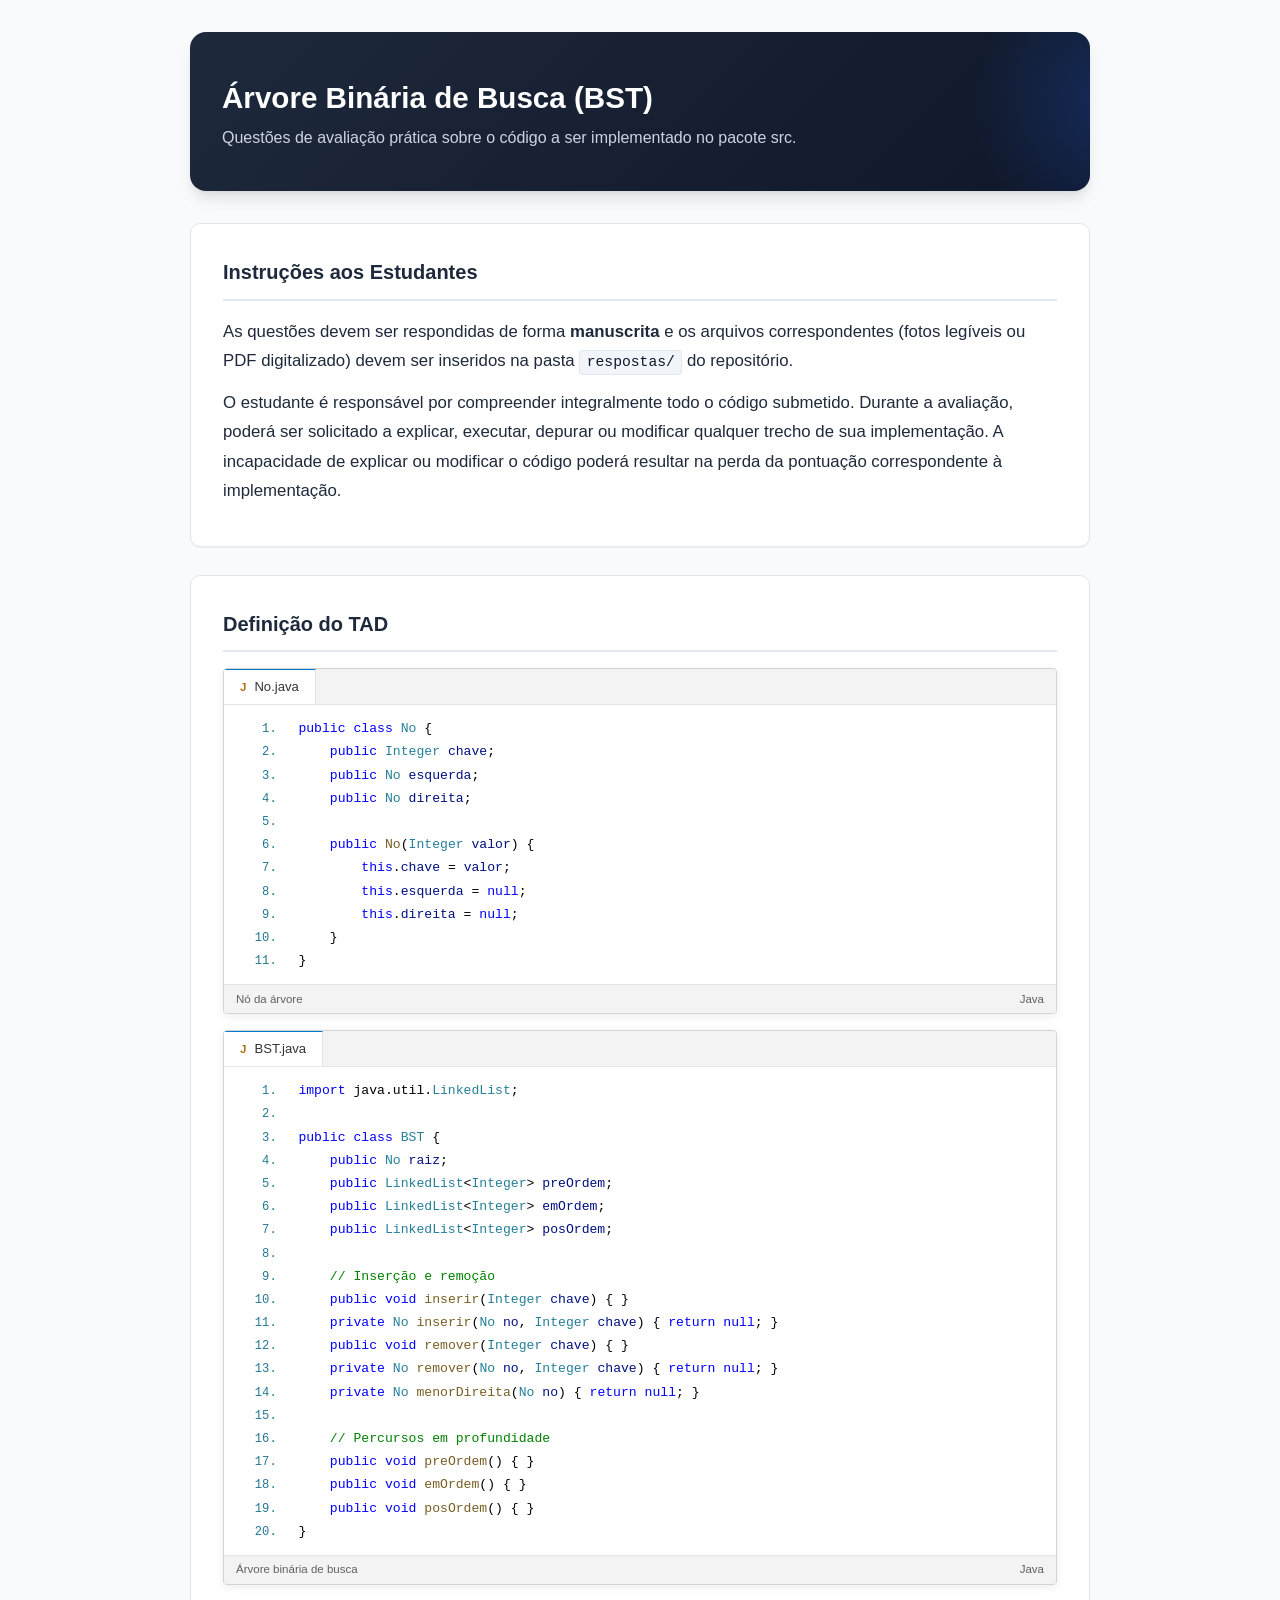
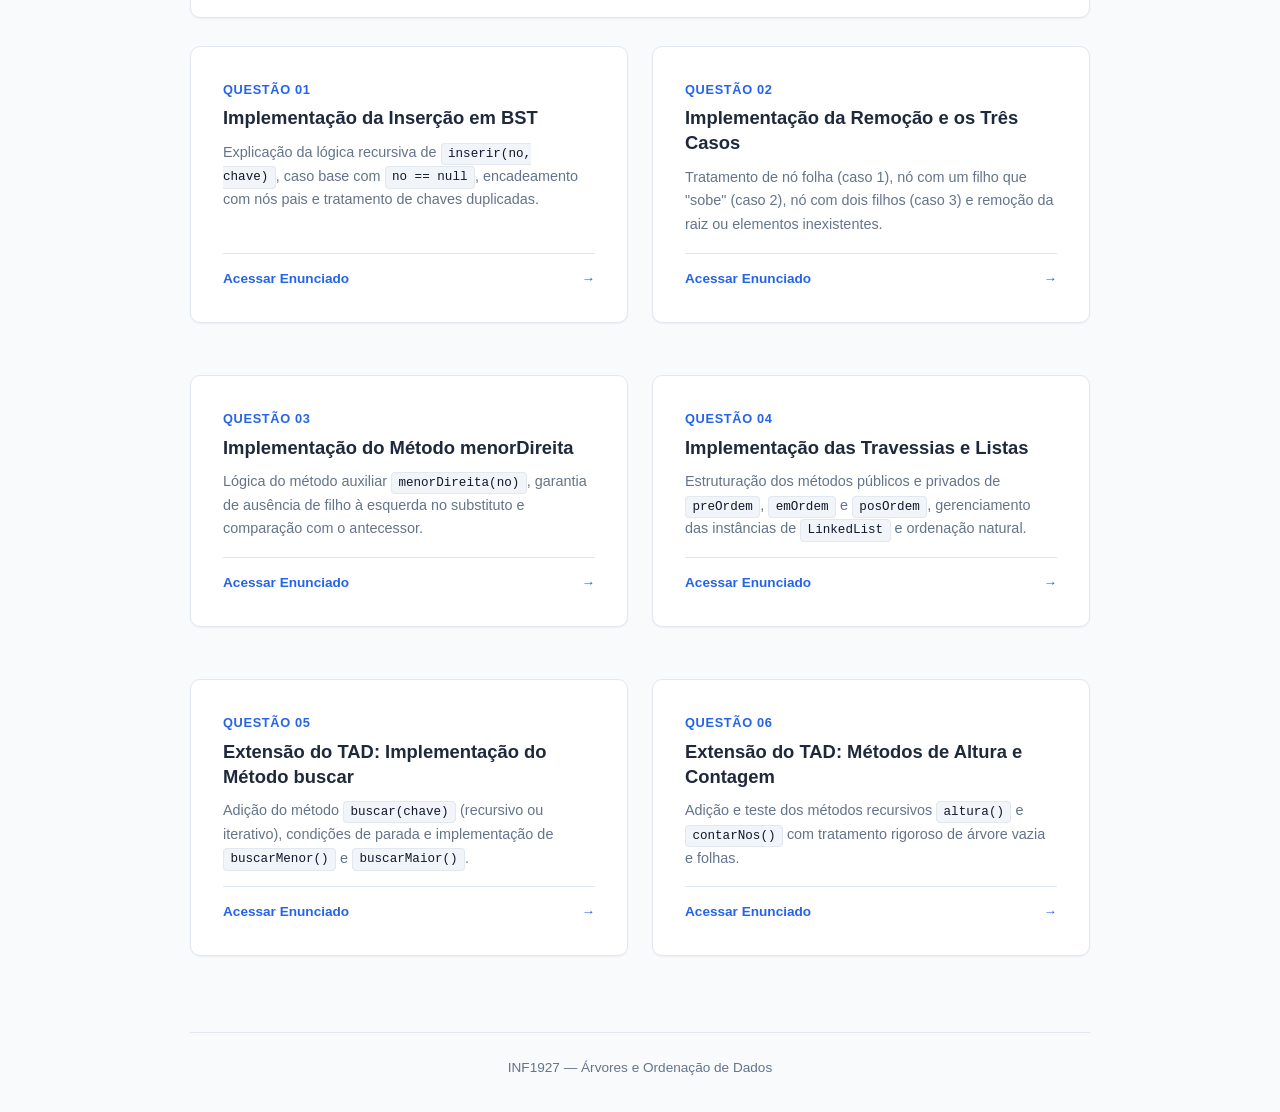
<file: template-implementacao-BST-alunos-main/questoes/index.html>
<!DOCTYPE html>
<html lang="pt-BR">
<head>
  <meta charset="UTF-8">
  <meta name="viewport" content="width=device-width, initial-scale=1.0">
  <title>Questões de Avaliação — Árvore Binária de Busca (BST)</title>
  <link rel="stylesheet" href="style.css">
</head>
<body>
  <div class="container">
    <header class="page-header">
      <h1>Árvore Binária de Busca (BST)</h1>
      <p class="subtitle">Questões de avaliação prática sobre o código a ser implementado no pacote src.</p>
    </header>

    <section class="card">
      <h2 class="card-title">Instruções aos Estudantes</h2>
      <p class="statement" style="margin-bottom: 0.75rem;">
        As questões devem ser respondidas de forma <strong>manuscrita</strong> e os arquivos correspondentes (fotos legíveis ou PDF digitalizado) devem ser inseridos na pasta <code>respostas/</code> do repositório.
      </p>
      <p class="statement" style="margin-bottom: 0.5rem;">
        O estudante é responsável por compreender integralmente todo o código submetido. Durante a avaliação, poderá ser solicitado a explicar, executar, depurar ou modificar qualquer trecho de sua implementação. A incapacidade de explicar ou modificar o código poderá resultar na perda da pontuação correspondente à implementação.
      </p>
    </section>

    <section class="card tad-card">
      <h2 class="card-title">Definição do TAD</h2>
      <div class="tad-editor-grid">
        <article class="vscode-editor" aria-labelledby="no-java-title">
          <div class="vscode-tabs">
            <div class="vscode-tab" id="no-java-title">
              <span class="java-file-icon" aria-hidden="true">J</span>
              No.java
            </div>
          </div>
          <div class="vscode-code" role="region" aria-label="Código da classe No">
            <ol>
              <li><code><span class="syn-keyword">public</span> <span class="syn-keyword">class</span> <span class="syn-type">No</span> {</code></li>
              <li><code>    <span class="syn-keyword">public</span> <span class="syn-type">Integer</span> <span class="syn-variable">chave</span>;</code></li>
              <li><code>    <span class="syn-keyword">public</span> <span class="syn-type">No</span> <span class="syn-variable">esquerda</span>;</code></li>
              <li><code>    <span class="syn-keyword">public</span> <span class="syn-type">No</span> <span class="syn-variable">direita</span>;</code></li>
              <li><code>&nbsp;</code></li>
              <li><code>    <span class="syn-keyword">public</span> <span class="syn-method">No</span>(<span class="syn-type">Integer</span> <span class="syn-variable">valor</span>) {</code></li>
              <li><code>        <span class="syn-keyword">this</span>.<span class="syn-variable">chave</span> = <span class="syn-variable">valor</span>;</code></li>
              <li><code>        <span class="syn-keyword">this</span>.<span class="syn-variable">esquerda</span> = <span class="syn-keyword">null</span>;</code></li>
              <li><code>        <span class="syn-keyword">this</span>.<span class="syn-variable">direita</span> = <span class="syn-keyword">null</span>;</code></li>
              <li><code>    }</code></li>
              <li><code>}</code></li>
            </ol>
          </div>
          <div class="vscode-statusbar">
            <span>Nó da árvore</span>
            <span>Java</span>
          </div>
        </article>

        <article class="vscode-editor" aria-labelledby="bst-java-title">
          <div class="vscode-tabs">
            <div class="vscode-tab" id="bst-java-title">
              <span class="java-file-icon" aria-hidden="true">J</span>
              BST.java
            </div>
          </div>
          <div class="vscode-code" role="region" aria-label="Estrutura da classe BST">
            <ol>
              <li><code><span class="syn-keyword">import</span> java.util.<span class="syn-type">LinkedList</span>;</code></li>
              <li><code>&nbsp;</code></li>
              <li><code><span class="syn-keyword">public</span> <span class="syn-keyword">class</span> <span class="syn-type">BST</span> {</code></li>
              <li><code>    <span class="syn-keyword">public</span> <span class="syn-type">No</span> <span class="syn-variable">raiz</span>;</code></li>
              <li><code>    <span class="syn-keyword">public</span> <span class="syn-type">LinkedList</span>&lt;<span class="syn-type">Integer</span>&gt; <span class="syn-variable">preOrdem</span>;</code></li>
              <li><code>    <span class="syn-keyword">public</span> <span class="syn-type">LinkedList</span>&lt;<span class="syn-type">Integer</span>&gt; <span class="syn-variable">emOrdem</span>;</code></li>
              <li><code>    <span class="syn-keyword">public</span> <span class="syn-type">LinkedList</span>&lt;<span class="syn-type">Integer</span>&gt; <span class="syn-variable">posOrdem</span>;</code></li>
              <li><code>&nbsp;</code></li>
              <li><code>    <span class="syn-comment">// Inserção e remoção</span></code></li>
              <li><code>    <span class="syn-keyword">public</span> <span class="syn-keyword">void</span> <span class="syn-method">inserir</span>(<span class="syn-type">Integer</span> <span class="syn-variable">chave</span>) { }</code></li>
              <li><code>    <span class="syn-keyword">private</span> <span class="syn-type">No</span> <span class="syn-method">inserir</span>(<span class="syn-type">No</span> <span class="syn-variable">no</span>, <span class="syn-type">Integer</span> <span class="syn-variable">chave</span>) { <span class="syn-keyword">return</span> <span class="syn-keyword">null</span>; }</code></li>
              <li><code>    <span class="syn-keyword">public</span> <span class="syn-keyword">void</span> <span class="syn-method">remover</span>(<span class="syn-type">Integer</span> <span class="syn-variable">chave</span>) { }</code></li>
              <li><code>    <span class="syn-keyword">private</span> <span class="syn-type">No</span> <span class="syn-method">remover</span>(<span class="syn-type">No</span> <span class="syn-variable">no</span>, <span class="syn-type">Integer</span> <span class="syn-variable">chave</span>) { <span class="syn-keyword">return</span> <span class="syn-keyword">null</span>; }</code></li>
              <li><code>    <span class="syn-keyword">private</span> <span class="syn-type">No</span> <span class="syn-method">menorDireita</span>(<span class="syn-type">No</span> <span class="syn-variable">no</span>) { <span class="syn-keyword">return</span> <span class="syn-keyword">null</span>; }</code></li>
              <li><code>&nbsp;</code></li>
              <li><code>    <span class="syn-comment">// Percursos em profundidade</span></code></li>
              <li><code>    <span class="syn-keyword">public</span> <span class="syn-keyword">void</span> <span class="syn-method">preOrdem</span>() { }</code></li>
              <li><code>    <span class="syn-keyword">public</span> <span class="syn-keyword">void</span> <span class="syn-method">emOrdem</span>() { }</code></li>
              <li><code>    <span class="syn-keyword">public</span> <span class="syn-keyword">void</span> <span class="syn-method">posOrdem</span>() { }</code></li>
              <li><code>}</code></li>
            </ol>
          </div>
          <div class="vscode-statusbar">
            <span>Árvore binária de busca</span>
            <span>Java</span>
          </div>
        </article>
      </div>
    </section>

    <div class="questions-grid">
      <!-- Questão 1 -->
      <a href="questao-01-insercao.html" class="question-card-link">
        <div class="card question-card">
          <div>
            <div class="q-num">Questão 01</div>
            <h3>Implementação da Inserção em BST</h3>
            <p>Explicação da lógica recursiva de <code>inserir(no, chave)</code>, caso base com <code>no == null</code>, encadeamento com nós pais e tratamento de chaves duplicadas.</p>
          </div>
          <div class="question-card-footer">
            <span>Acessar Enunciado</span>
            <span>→</span>
          </div>
        </div>
      </a>

      <!-- Questão 2 -->
      <a href="questao-02-remocao.html" class="question-card-link">
        <div class="card question-card">
          <div>
            <div class="q-num">Questão 02</div>
            <h3>Implementação da Remoção e os Três Casos</h3>
            <p>Tratamento de nó folha (caso 1), nó com um filho que "sobe" (caso 2), nó com dois filhos (caso 3) e remoção da raiz ou elementos inexistentes.</p>
          </div>
          <div class="question-card-footer">
            <span>Acessar Enunciado</span>
            <span>→</span>
          </div>
        </div>
      </a>

      <!-- Questão 3 -->
      <a href="questao-03-menor-direita.html" class="question-card-link">
        <div class="card question-card">
          <div>
            <div class="q-num">Questão 03</div>
            <h3>Implementação do Método menorDireita</h3>
            <p>Lógica do método auxiliar <code>menorDireita(no)</code>, garantia de ausência de filho à esquerda no substituto e comparação com o antecessor.</p>
          </div>
          <div class="question-card-footer">
            <span>Acessar Enunciado</span>
            <span>→</span>
          </div>
        </div>
      </a>

      <!-- Questão 4 -->
      <a href="questao-04-travessias.html" class="question-card-link">
        <div class="card question-card">
          <div>
            <div class="q-num">Questão 04</div>
            <h3>Implementação das Travessias e Listas</h3>
            <p>Estruturação dos métodos públicos e privados de <code>preOrdem</code>, <code>emOrdem</code> e <code>posOrdem</code>, gerenciamento das instâncias de <code>LinkedList</code> e ordenação natural.</p>
          </div>
          <div class="question-card-footer">
            <span>Acessar Enunciado</span>
            <span>→</span>
          </div>
        </div>
      </a>

      <!-- Questão 5 -->
      <a href="questao-05-extensao-busca.html" class="question-card-link">
        <div class="card question-card">
          <div>
            <div class="q-num">Questão 05</div>
            <h3>Extensão do TAD: Implementação do Método buscar</h3>
            <p>Adição do método <code>buscar(chave)</code> (recursivo ou iterativo), condições de parada e implementação de <code>buscarMenor()</code> e <code>buscarMaior()</code>.</p>
          </div>
          <div class="question-card-footer">
            <span>Acessar Enunciado</span>
            <span>→</span>
          </div>
        </div>
      </a>

      <!-- Questão 6 -->
      <a href="questao-06-extensao-metricas.html" class="question-card-link">
        <div class="card question-card">
          <div>
            <div class="q-num">Questão 06</div>
            <h3>Extensão do TAD: Métodos de Altura e Contagem</h3>
            <p>Adição e teste dos métodos recursivos <code>altura()</code> e <code>contarNos()</code> com tratamento rigoroso de árvore vazia e folhas.</p>
          </div>
          <div class="question-card-footer">
            <span>Acessar Enunciado</span>
            <span>→</span>
          </div>
        </div>
      </a>
    </div>

    <footer class="page-footer">
      INF1927 — Árvores e Ordenação de Dados
    </footer>
  </div>
</body>
</html>
</file>
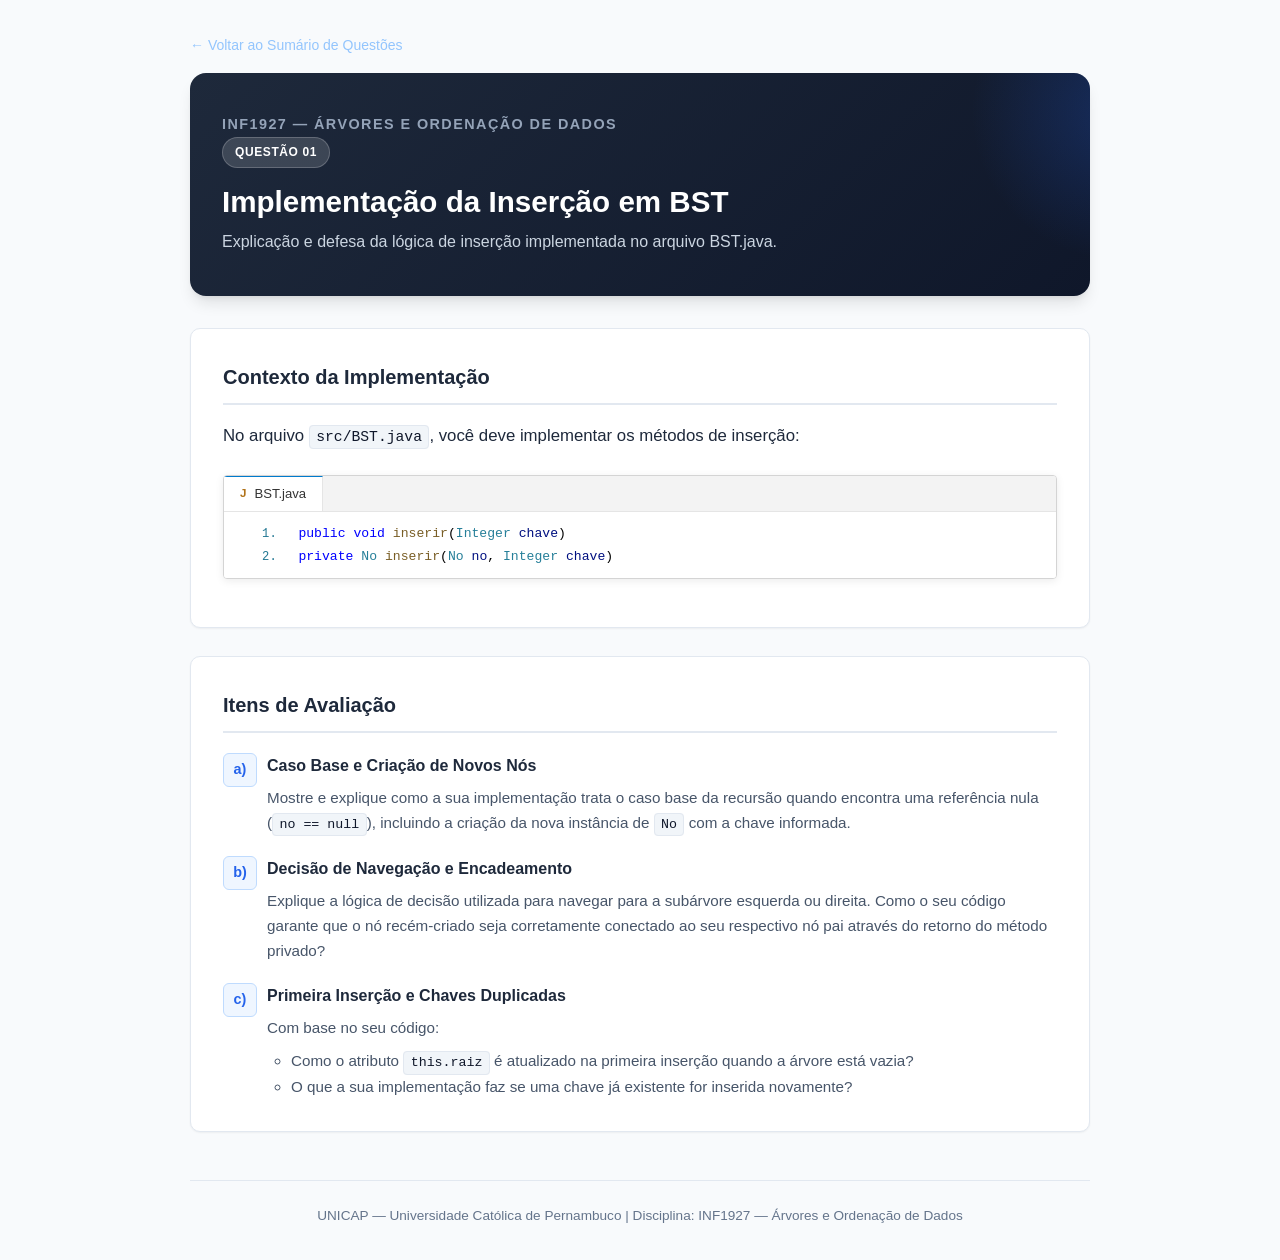
<file: template-implementacao-BST-alunos-main/questoes/questao-01-insercao.html>
<!DOCTYPE html>
<html lang="pt-BR">
<head>
  <meta charset="UTF-8">
  <meta name="viewport" content="width=device-width, initial-scale=1.0">
  <title>Questão 1 — Implementação da Inserção em BST</title>
  <link rel="stylesheet" href="style.css">
</head>
<body>
  <div class="container">
    <a href="index.html" class="nav-back">← Voltar ao Sumário de Questões</a>

    <header class="page-header">
      <div class="discipline-title">INF1927 — Árvores e Ordenação de Dados</div>
      <div class="header-badges">
        <span class="badge badge-dark">Questão 01</span>
      </div>
      <h1>Implementação da Inserção em BST</h1>
      <p class="subtitle">Explicação e defesa da lógica de inserção implementada no arquivo BST.java.</p>
    </header>

    <section class="card">
      <h2 class="card-title">Contexto da Implementação</h2>
      <p class="statement code-context">No arquivo <code>src/BST.java</code>, você deve implementar os métodos de inserção:</p>
      <div class="vscode-editor code-snippet" aria-labelledby="insercao-code-title">
        <div class="vscode-tabs">
          <div class="vscode-tab" id="insercao-code-title">
            <span class="java-file-icon" aria-hidden="true">J</span>
            BST.java
          </div>
        </div>
        <div class="vscode-code" role="region" aria-label="Métodos de inserção">
          <ol>
            <li><code><span class="syn-keyword">public</span> <span class="syn-keyword">void</span> <span class="syn-method">inserir</span>(<span class="syn-type">Integer</span> <span class="syn-variable">chave</span>)</code></li>
            <li><code><span class="syn-keyword">private</span> <span class="syn-type">No</span> <span class="syn-method">inserir</span>(<span class="syn-type">No</span> <span class="syn-variable">no</span>, <span class="syn-type">Integer</span> <span class="syn-variable">chave</span>)</code></li>
          </ol>
        </div>
      </div>
    </section>

    <section class="card">
      <h2 class="card-title">Itens de Avaliação</h2>
      <ul class="subquestions-list">
        <li class="subquestion-item">
          <div class="subquestion-title">Caso Base e Criação de Novos Nós</div>
          <div class="subquestion-desc">
            Mostre e explique como a sua implementação trata o caso base da recursão quando encontra uma referência nula (<code>no == null</code>), incluindo a criação da nova instância de <code>No</code> com a chave informada.
          </div>
        </li>

        <li class="subquestion-item">
          <div class="subquestion-title">Decisão de Navegação e Encadeamento</div>
          <div class="subquestion-desc">
            Explique a lógica de decisão utilizada para navegar para a subárvore esquerda ou direita. Como o seu código garante que o nó recém-criado seja corretamente conectado ao seu respectivo nó pai através do retorno do método privado?
          </div>
        </li>

        <li class="subquestion-item">
          <div class="subquestion-title">Primeira Inserção e Chaves Duplicadas</div>
          <div class="subquestion-desc">
            Com base no seu código:
            <ul style="margin: 0.5rem 0 0 1.5rem;">
              <li>Como o atributo <code>this.raiz</code> é atualizado na primeira inserção quando a árvore está vazia?</li>
              <li>O que a sua implementação faz se uma chave já existente for inserida novamente?</li>
            </ul>
          </div>
        </li>
      </ul>
    </section>

    <footer class="page-footer">
      UNICAP — Universidade Católica de Pernambuco | Disciplina: INF1927 — Árvores e Ordenação de Dados
    </footer>
  </div>
</body>
</html>
</file>
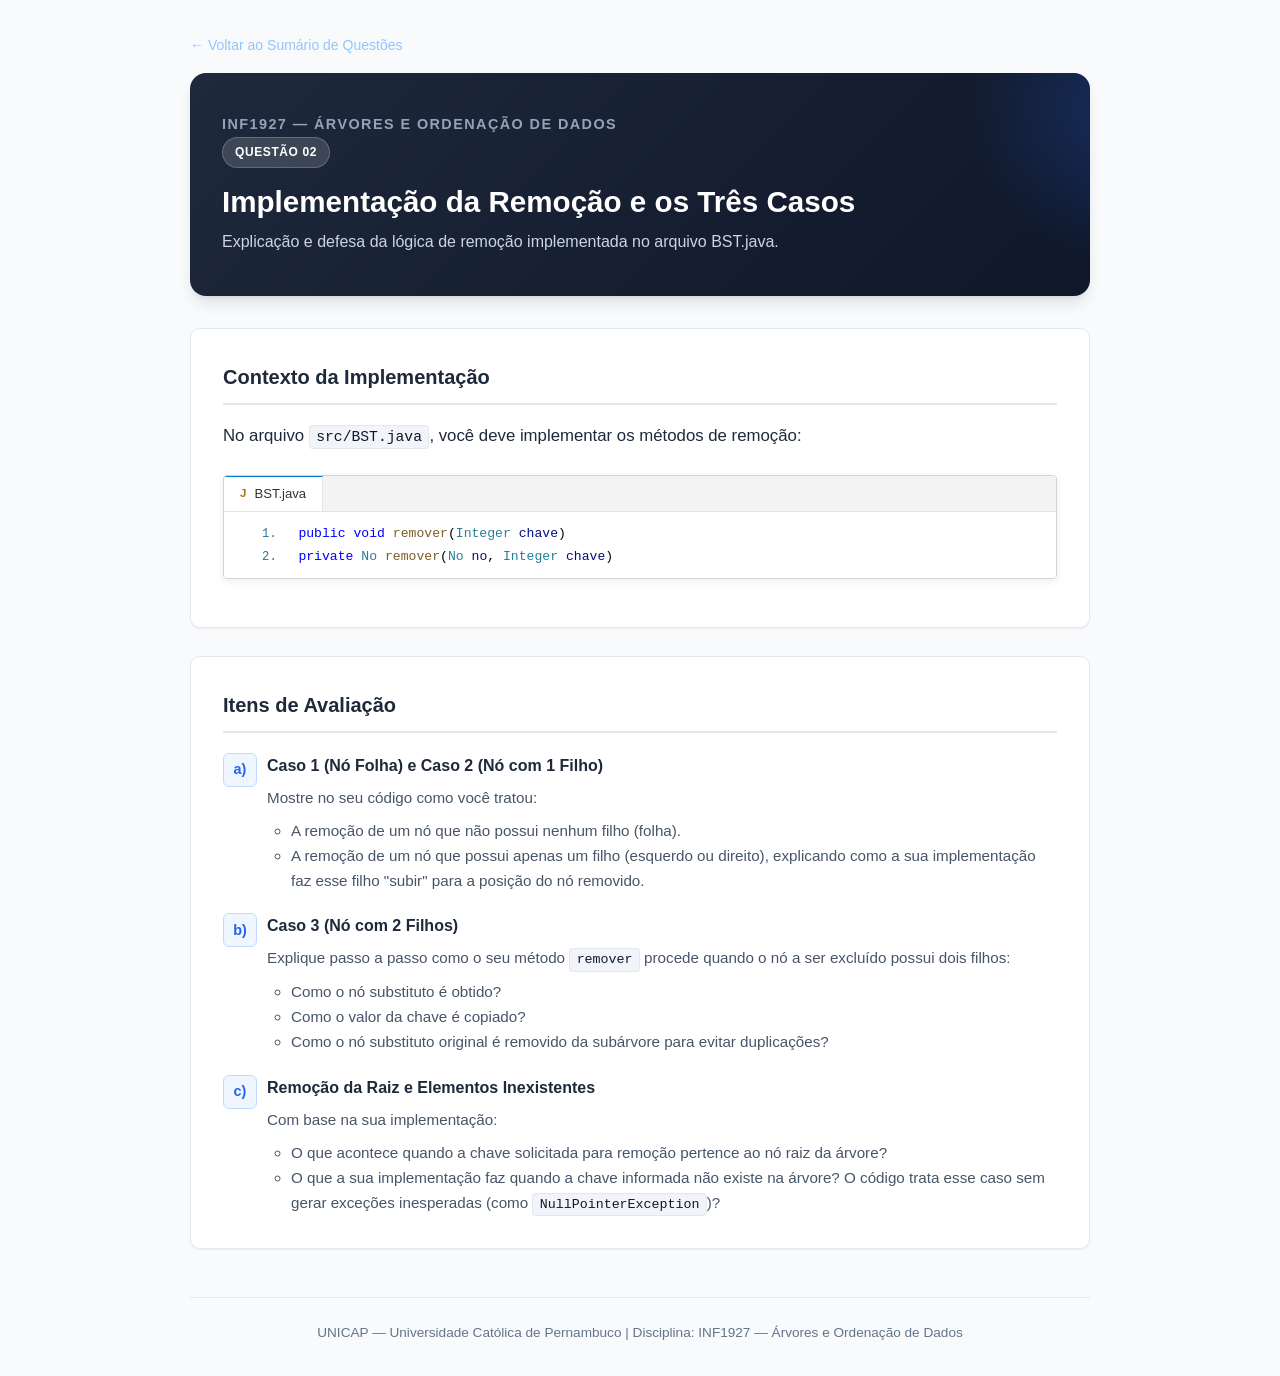
<file: template-implementacao-BST-alunos-main/questoes/questao-02-remocao.html>
<!DOCTYPE html>
<html lang="pt-BR">
<head>
  <meta charset="UTF-8">
  <meta name="viewport" content="width=device-width, initial-scale=1.0">
  <title>Questão 2 — Implementação da Remoção e os Três Casos</title>
  <link rel="stylesheet" href="style.css">
</head>
<body>
  <div class="container">
    <a href="index.html" class="nav-back">← Voltar ao Sumário de Questões</a>

    <header class="page-header">
      <div class="discipline-title">INF1927 — Árvores e Ordenação de Dados</div>
      <div class="header-badges">
        <span class="badge badge-dark">Questão 02</span>
      </div>
      <h1>Implementação da Remoção e os Três Casos</h1>
      <p class="subtitle">Explicação e defesa da lógica de remoção implementada no arquivo BST.java.</p>
    </header>

    <section class="card">
      <h2 class="card-title">Contexto da Implementação</h2>
      <p class="statement code-context">No arquivo <code>src/BST.java</code>, você deve implementar os métodos de remoção:</p>
      <div class="vscode-editor code-snippet" aria-labelledby="remocao-code-title">
        <div class="vscode-tabs">
          <div class="vscode-tab" id="remocao-code-title">
            <span class="java-file-icon" aria-hidden="true">J</span>
            BST.java
          </div>
        </div>
        <div class="vscode-code" role="region" aria-label="Métodos de remoção">
          <ol>
            <li><code><span class="syn-keyword">public</span> <span class="syn-keyword">void</span> <span class="syn-method">remover</span>(<span class="syn-type">Integer</span> <span class="syn-variable">chave</span>)</code></li>
            <li><code><span class="syn-keyword">private</span> <span class="syn-type">No</span> <span class="syn-method">remover</span>(<span class="syn-type">No</span> <span class="syn-variable">no</span>, <span class="syn-type">Integer</span> <span class="syn-variable">chave</span>)</code></li>
          </ol>
        </div>
      </div>
    </section>

    <section class="card">
      <h2 class="card-title">Itens de Avaliação</h2>
      <ul class="subquestions-list">
        <li class="subquestion-item">
          <div class="subquestion-title">Caso 1 (Nó Folha) e Caso 2 (Nó com 1 Filho)</div>
          <div class="subquestion-desc">
            Mostre no seu código como você tratou:
            <ul style="margin: 0.5rem 0 0 1.5rem;">
              <li>A remoção de um nó que não possui nenhum filho (folha).</li>
              <li>A remoção de um nó que possui apenas um filho (esquerdo ou direito), explicando como a sua implementação faz esse filho "subir" para a posição do nó removido.</li>
            </ul>
          </div>
        </li>

        <li class="subquestion-item">
          <div class="subquestion-title">Caso 3 (Nó com 2 Filhos)</div>
          <div class="subquestion-desc">
            Explique passo a passo como o seu método <code>remover</code> procede quando o nó a ser excluído possui dois filhos:
            <ul style="margin: 0.5rem 0 0 1.5rem;">
              <li>Como o nó substituto é obtido?</li>
              <li>Como o valor da chave é copiado?</li>
              <li>Como o nó substituto original é removido da subárvore para evitar duplicações?</li>
            </ul>
          </div>
        </li>

        <li class="subquestion-item">
          <div class="subquestion-title">Remoção da Raiz e Elementos Inexistentes</div>
          <div class="subquestion-desc">
            Com base na sua implementação:
            <ul style="margin: 0.5rem 0 0 1.5rem;">
              <li>O que acontece quando a chave solicitada para remoção pertence ao nó raiz da árvore?</li>
              <li>O que a sua implementação faz quando a chave informada não existe na árvore? O código trata esse caso sem gerar exceções inesperadas (como <code>NullPointerException</code>)?</li>
            </ul>
          </div>
        </li>
      </ul>
    </section>

    <footer class="page-footer">
      UNICAP — Universidade Católica de Pernambuco | Disciplina: INF1927 — Árvores e Ordenação de Dados
    </footer>
  </div>
</body>
</html>
</file>
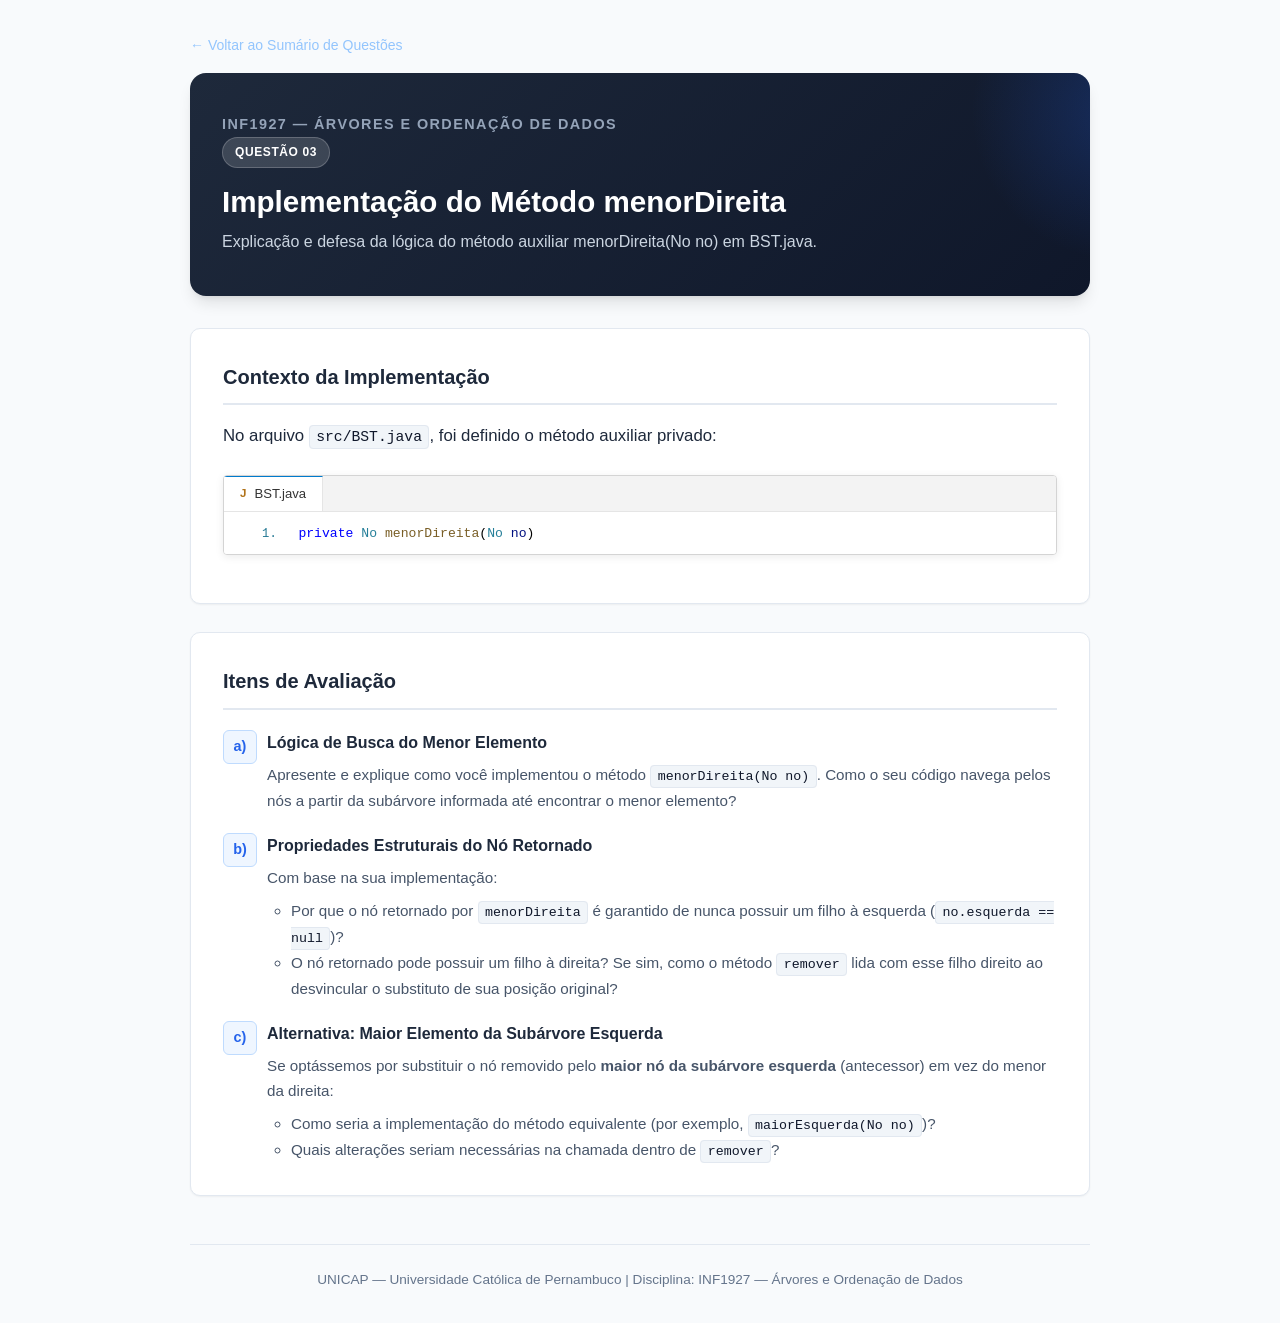
<file: template-implementacao-BST-alunos-main/questoes/questao-03-menor-direita.html>
<!DOCTYPE html>
<html lang="pt-BR">
<head>
  <meta charset="UTF-8">
  <meta name="viewport" content="width=device-width, initial-scale=1.0">
  <title>Questão 3 — Implementação do Método menorDireita</title>
  <link rel="stylesheet" href="style.css">
</head>
<body>
  <div class="container">
    <a href="index.html" class="nav-back">← Voltar ao Sumário de Questões</a>

    <header class="page-header">
      <div class="discipline-title">INF1927 — Árvores e Ordenação de Dados</div>
      <div class="header-badges">
        <span class="badge badge-dark">Questão 03</span>
      </div>
      <h1>Implementação do Método menorDireita</h1>
      <p class="subtitle">Explicação e defesa da lógica do método auxiliar menorDireita(No no) em BST.java.</p>
    </header>

    <section class="card">
      <h2 class="card-title">Contexto da Implementação</h2>
      <p class="statement code-context">No arquivo <code>src/BST.java</code>, foi definido o método auxiliar privado:</p>
      <div class="vscode-editor code-snippet" aria-labelledby="menor-direita-code-title">
        <div class="vscode-tabs">
          <div class="vscode-tab" id="menor-direita-code-title">
            <span class="java-file-icon" aria-hidden="true">J</span>
            BST.java
          </div>
        </div>
        <div class="vscode-code" role="region" aria-label="Método menorDireita">
          <ol>
            <li><code><span class="syn-keyword">private</span> <span class="syn-type">No</span> <span class="syn-method">menorDireita</span>(<span class="syn-type">No</span> <span class="syn-variable">no</span>)</code></li>
          </ol>
        </div>
      </div>
    </section>

    <section class="card">
      <h2 class="card-title">Itens de Avaliação</h2>
      <ul class="subquestions-list">
        <li class="subquestion-item">
          <div class="subquestion-title">Lógica de Busca do Menor Elemento</div>
          <div class="subquestion-desc">
            Apresente e explique como você implementou o método <code>menorDireita(No no)</code>. Como o seu código navega pelos nós a partir da subárvore informada até encontrar o menor elemento?
          </div>
        </li>

        <li class="subquestion-item">
          <div class="subquestion-title">Propriedades Estruturais do Nó Retornado</div>
          <div class="subquestion-desc">
            Com base na sua implementação:
            <ul style="margin: 0.5rem 0 0 1.5rem;">
              <li>Por que o nó retornado por <code>menorDireita</code> é garantido de nunca possuir um filho à esquerda (<code>no.esquerda == null</code>)?</li>
              <li>O nó retornado pode possuir um filho à direita? Se sim, como o método <code>remover</code> lida com esse filho direito ao desvincular o substituto de sua posição original?</li>
            </ul>
          </div>
        </li>

        <li class="subquestion-item">
          <div class="subquestion-title">Alternativa: Maior Elemento da Subárvore Esquerda</div>
          <div class="subquestion-desc">
            Se optássemos por substituir o nó removido pelo <strong>maior nó da subárvore esquerda</strong> (antecessor) em vez do menor da direita:
            <ul style="margin: 0.5rem 0 0 1.5rem;">
              <li>Como seria a implementação do método equivalente (por exemplo, <code>maiorEsquerda(No no)</code>)?</li>
              <li>Quais alterações seriam necessárias na chamada dentro de <code>remover</code>?</li>
            </ul>
          </div>
        </li>
      </ul>
    </section>

    <footer class="page-footer">
      UNICAP — Universidade Católica de Pernambuco | Disciplina: INF1927 — Árvores e Ordenação de Dados
    </footer>
  </div>
</body>
</html>
</file>
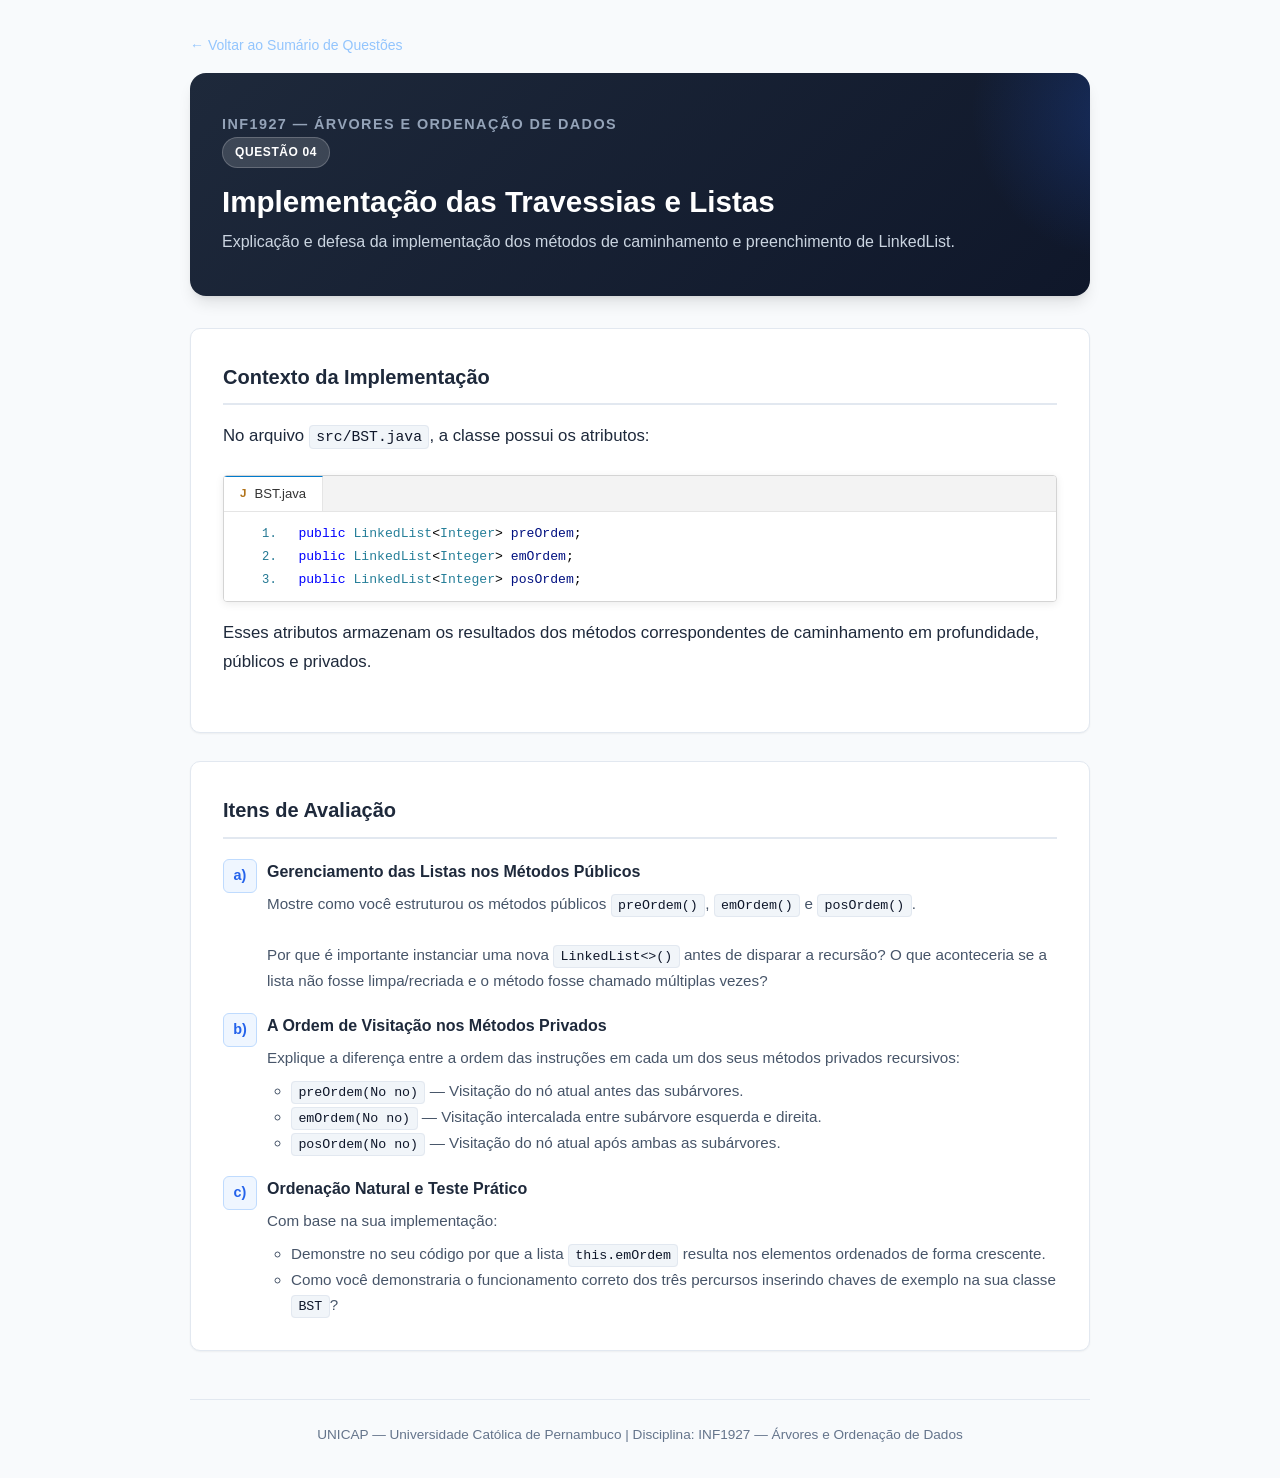
<file: template-implementacao-BST-alunos-main/questoes/questao-04-travessias.html>
<!DOCTYPE html>
<html lang="pt-BR">
<head>
  <meta charset="UTF-8">
  <meta name="viewport" content="width=device-width, initial-scale=1.0">
  <title>Questão 4 — Implementação das Travessias e Listas</title>
  <link rel="stylesheet" href="style.css">
</head>
<body>
  <div class="container">
    <a href="index.html" class="nav-back">← Voltar ao Sumário de Questões</a>

    <header class="page-header">
      <div class="discipline-title">INF1927 — Árvores e Ordenação de Dados</div>
      <div class="header-badges">
        <span class="badge badge-dark">Questão 04</span>
      </div>
      <h1>Implementação das Travessias e Listas</h1>
      <p class="subtitle">Explicação e defesa da implementação dos métodos de caminhamento e preenchimento de LinkedList.</p>
    </header>

    <section class="card">
      <h2 class="card-title">Contexto da Implementação</h2>
      <p class="statement code-context">No arquivo <code>src/BST.java</code>, a classe possui os atributos:</p>
      <div class="vscode-editor code-snippet" aria-labelledby="travessias-code-title">
        <div class="vscode-tabs">
          <div class="vscode-tab" id="travessias-code-title">
            <span class="java-file-icon" aria-hidden="true">J</span>
            BST.java
          </div>
        </div>
        <div class="vscode-code" role="region" aria-label="Atributos das travessias">
          <ol>
            <li><code><span class="syn-keyword">public</span> <span class="syn-type">LinkedList</span>&lt;<span class="syn-type">Integer</span>&gt; <span class="syn-variable">preOrdem</span>;</code></li>
            <li><code><span class="syn-keyword">public</span> <span class="syn-type">LinkedList</span>&lt;<span class="syn-type">Integer</span>&gt; <span class="syn-variable">emOrdem</span>;</code></li>
            <li><code><span class="syn-keyword">public</span> <span class="syn-type">LinkedList</span>&lt;<span class="syn-type">Integer</span>&gt; <span class="syn-variable">posOrdem</span>;</code></li>
          </ol>
        </div>
      </div>
      <p class="statement code-context-note">Esses atributos armazenam os resultados dos métodos correspondentes de caminhamento em profundidade, públicos e privados.</p>
    </section>

    <section class="card">
      <h2 class="card-title">Itens de Avaliação</h2>
      <ul class="subquestions-list">
        <li class="subquestion-item">
          <div class="subquestion-title">Gerenciamento das Listas nos Métodos Públicos</div>
          <div class="subquestion-desc">
            Mostre como você estruturou os métodos públicos <code>preOrdem()</code>, <code>emOrdem()</code> e <code>posOrdem()</code>.
            <br><br>
            Por que é importante instanciar uma nova <code>LinkedList&lt;&gt;()</code> antes de disparar a recursão? O que aconteceria se a lista não fosse limpa/recriada e o método fosse chamado múltiplas vezes?
          </div>
        </li>

        <li class="subquestion-item">
          <div class="subquestion-title">A Ordem de Visitação nos Métodos Privados</div>
          <div class="subquestion-desc">
            Explique a diferença entre a ordem das instruções em cada um dos seus métodos privados recursivos:
            <ul style="margin: 0.5rem 0 0 1.5rem;">
              <li><code>preOrdem(No no)</code> — Visitação do nó atual antes das subárvores.</li>
              <li><code>emOrdem(No no)</code> — Visitação intercalada entre subárvore esquerda e direita.</li>
              <li><code>posOrdem(No no)</code> — Visitação do nó atual após ambas as subárvores.</li>
            </ul>
          </div>
        </li>

        <li class="subquestion-item">
          <div class="subquestion-title">Ordenação Natural e Teste Prático</div>
          <div class="subquestion-desc">
            Com base na sua implementação:
            <ul style="margin: 0.5rem 0 0 1.5rem;">
              <li>Demonstre no seu código por que a lista <code>this.emOrdem</code> resulta nos elementos ordenados de forma crescente.</li>
              <li>Como você demonstraria o funcionamento correto dos três percursos inserindo chaves de exemplo na sua classe <code>BST</code>?</li>
            </ul>
          </div>
        </li>
      </ul>
    </section>

    <footer class="page-footer">
      UNICAP — Universidade Católica de Pernambuco | Disciplina: INF1927 — Árvores e Ordenação de Dados
    </footer>
  </div>
</body>
</html>
</file>
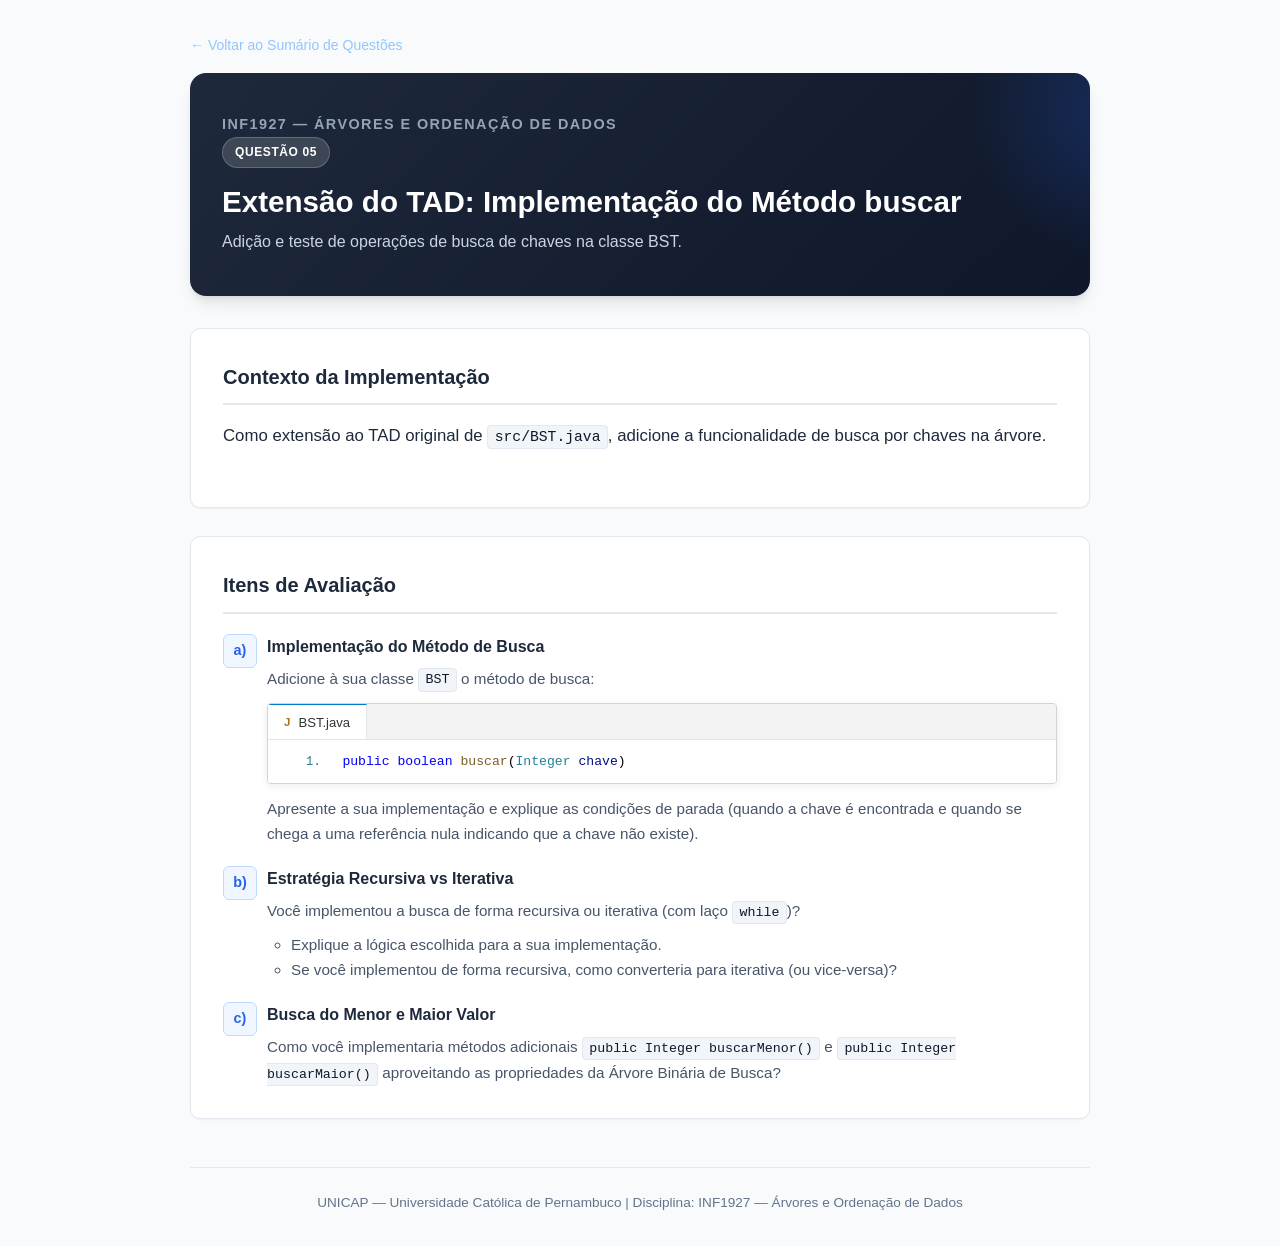
<file: template-implementacao-BST-alunos-main/questoes/questao-05-extensao-busca.html>
<!DOCTYPE html>
<html lang="pt-BR">
<head>
  <meta charset="UTF-8">
  <meta name="viewport" content="width=device-width, initial-scale=1.0">
  <title>Questão 5 — Extensão do TAD: Implementação do Método buscar</title>
  <link rel="stylesheet" href="style.css">
</head>
<body>
  <div class="container">
    <a href="index.html" class="nav-back">← Voltar ao Sumário de Questões</a>

    <header class="page-header">
      <div class="discipline-title">INF1927 — Árvores e Ordenação de Dados</div>
      <div class="header-badges">
        <span class="badge badge-dark">Questão 05</span>
      </div>
      <h1>Extensão do TAD: Implementação do Método buscar</h1>
      <p class="subtitle">Adição e teste de operações de busca de chaves na classe BST.</p>
    </header>

    <section class="card">
      <h2 class="card-title">Contexto da Implementação</h2>
      <p class="statement">
        Como extensão ao TAD original de <code>src/BST.java</code>, adicione a funcionalidade de busca por chaves na árvore.
      </p>
    </section>

    <section class="card">
      <h2 class="card-title">Itens de Avaliação</h2>
      <ul class="subquestions-list">
        <li class="subquestion-item">
          <div class="subquestion-title">Implementação do Método de Busca</div>
          <div class="subquestion-desc">
            Adicione à sua classe <code>BST</code> o método de busca:
            <div class="vscode-editor code-snippet" aria-labelledby="buscar-code-title">
              <div class="vscode-tabs">
                <div class="vscode-tab" id="buscar-code-title">
                  <span class="java-file-icon" aria-hidden="true">J</span>
                  BST.java
                </div>
              </div>
              <div class="vscode-code" role="region" aria-label="Método buscar">
                <ol>
                  <li><code><span class="syn-keyword">public</span> <span class="syn-keyword">boolean</span> <span class="syn-method">buscar</span>(<span class="syn-type">Integer</span> <span class="syn-variable">chave</span>)</code></li>
                </ol>
              </div>
            </div>
            Apresente a sua implementação e explique as condições de parada (quando a chave é encontrada e quando se chega a uma referência nula indicando que a chave não existe).
          </div>
        </li>

        <li class="subquestion-item">
          <div class="subquestion-title">Estratégia Recursiva vs Iterativa</div>
          <div class="subquestion-desc">
            Você implementou a busca de forma recursiva ou iterativa (com laço <code>while</code>)?
            <ul style="margin: 0.5rem 0 0 1.5rem;">
              <li>Explique a lógica escolhida para a sua implementação.</li>
              <li>Se você implementou de forma recursiva, como converteria para iterativa (ou vice-versa)?</li>
            </ul>
          </div>
        </li>

        <li class="subquestion-item">
          <div class="subquestion-title">Busca do Menor e Maior Valor</div>
          <div class="subquestion-desc">
            Como você implementaria métodos adicionais <code>public Integer buscarMenor()</code> e <code>public Integer buscarMaior()</code> aproveitando as propriedades da Árvore Binária de Busca?
          </div>
        </li>
      </ul>
    </section>

    <footer class="page-footer">
      UNICAP — Universidade Católica de Pernambuco | Disciplina: INF1927 — Árvores e Ordenação de Dados
    </footer>
  </div>
</body>
</html>
</file>
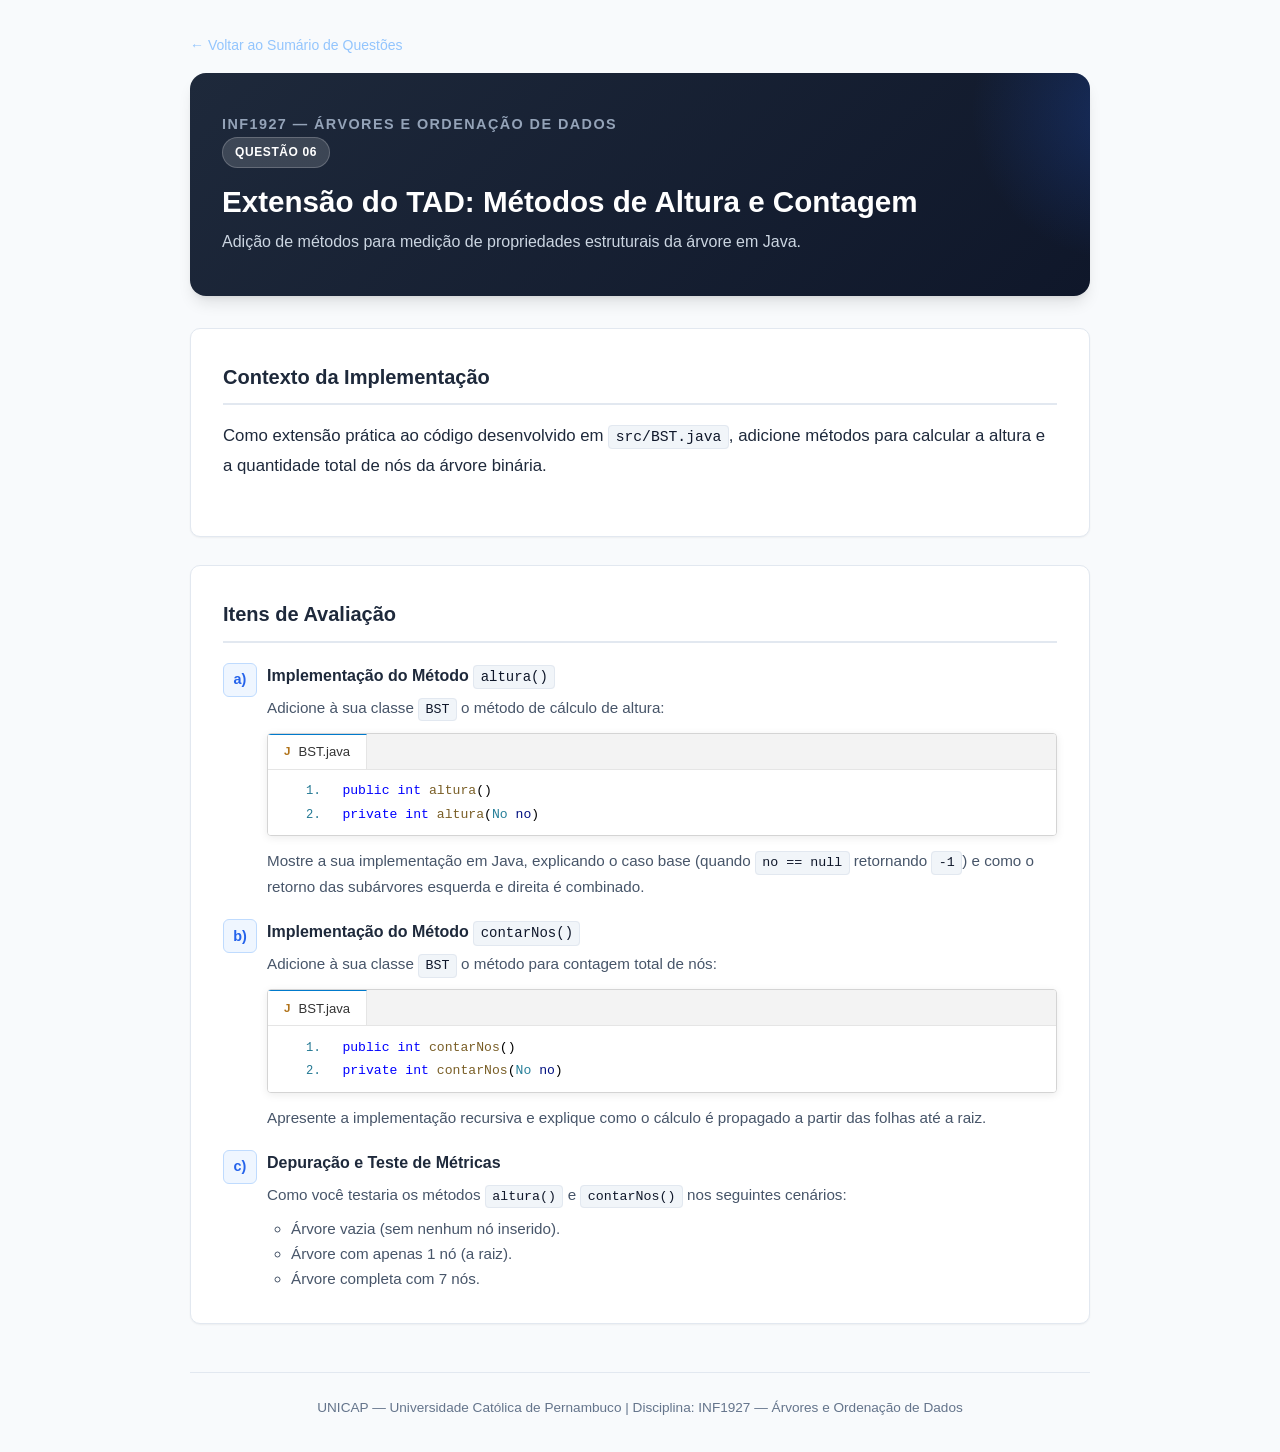
<file: template-implementacao-BST-alunos-main/questoes/questao-06-extensao-metricas.html>
<!DOCTYPE html>
<html lang="pt-BR">
<head>
  <meta charset="UTF-8">
  <meta name="viewport" content="width=device-width, initial-scale=1.0">
  <title>Questão 6 — Extensão do TAD: Métodos de Altura e Contagem</title>
  <link rel="stylesheet" href="style.css">
</head>
<body>
  <div class="container">
    <a href="index.html" class="nav-back">← Voltar ao Sumário de Questões</a>

    <header class="page-header">
      <div class="discipline-title">INF1927 — Árvores e Ordenação de Dados</div>
      <div class="header-badges">
        <span class="badge badge-dark">Questão 06</span>
      </div>
      <h1>Extensão do TAD: Métodos de Altura e Contagem</h1>
      <p class="subtitle">Adição de métodos para medição de propriedades estruturais da árvore em Java.</p>
    </header>

    <section class="card">
      <h2 class="card-title">Contexto da Implementação</h2>
      <p class="statement">
        Como extensão prática ao código desenvolvido em <code>src/BST.java</code>, adicione métodos para calcular a altura e a quantidade total de nós da árvore binária.
      </p>
    </section>

    <section class="card">
      <h2 class="card-title">Itens de Avaliação</h2>
      <ul class="subquestions-list">
        <li class="subquestion-item">
          <div class="subquestion-title">Implementação do Método <code>altura()</code></div>
          <div class="subquestion-desc">
            Adicione à sua classe <code>BST</code> o método de cálculo de altura:
            <div class="vscode-editor code-snippet" aria-labelledby="altura-code-title">
              <div class="vscode-tabs">
                <div class="vscode-tab" id="altura-code-title">
                  <span class="java-file-icon" aria-hidden="true">J</span>
                  BST.java
                </div>
              </div>
              <div class="vscode-code" role="region" aria-label="Métodos de cálculo da altura">
                <ol>
                  <li><code><span class="syn-keyword">public</span> <span class="syn-keyword">int</span> <span class="syn-method">altura</span>()</code></li>
                  <li><code><span class="syn-keyword">private</span> <span class="syn-keyword">int</span> <span class="syn-method">altura</span>(<span class="syn-type">No</span> <span class="syn-variable">no</span>)</code></li>
                </ol>
              </div>
            </div>
            Mostre a sua implementação em Java, explicando o caso base (quando <code>no == null</code> retornando <code>-1</code>) e como o retorno das subárvores esquerda e direita é combinado.
          </div>
        </li>

        <li class="subquestion-item">
          <div class="subquestion-title">Implementação do Método <code>contarNos()</code></div>
          <div class="subquestion-desc">
            Adicione à sua classe <code>BST</code> o método para contagem total de nós:
            <div class="vscode-editor code-snippet" aria-labelledby="contar-nos-code-title">
              <div class="vscode-tabs">
                <div class="vscode-tab" id="contar-nos-code-title">
                  <span class="java-file-icon" aria-hidden="true">J</span>
                  BST.java
                </div>
              </div>
              <div class="vscode-code" role="region" aria-label="Métodos de contagem dos nós">
                <ol>
                  <li><code><span class="syn-keyword">public</span> <span class="syn-keyword">int</span> <span class="syn-method">contarNos</span>()</code></li>
                  <li><code><span class="syn-keyword">private</span> <span class="syn-keyword">int</span> <span class="syn-method">contarNos</span>(<span class="syn-type">No</span> <span class="syn-variable">no</span>)</code></li>
                </ol>
              </div>
            </div>
            Apresente a implementação recursiva e explique como o cálculo é propagado a partir das folhas até a raiz.
          </div>
        </li>

        <li class="subquestion-item">
          <div class="subquestion-title">Depuração e Teste de Métricas</div>
          <div class="subquestion-desc">
            Como você testaria os métodos <code>altura()</code> e <code>contarNos()</code> nos seguintes cenários:
            <ul style="margin: 0.5rem 0 0 1.5rem;">
              <li>Árvore vazia (sem nenhum nó inserido).</li>
              <li>Árvore com apenas 1 nó (a raiz).</li>
              <li>Árvore completa com 7 nós.</li>
            </ul>
          </div>
        </li>
      </ul>
    </section>

    <footer class="page-footer">
      UNICAP — Universidade Católica de Pernambuco | Disciplina: INF1927 — Árvores e Ordenação de Dados
    </footer>
  </div>
</body>
</html>
</file>
<file: template-implementacao-BST-alunos-main/questoes/style.css>
:root {
  --primary: #2563eb;
  --primary-hover: #1d4ed8;
  --primary-light: #eff6ff;
  --text-main: #1e293b;
  --text-muted: #64748b;
  --bg-page: #f8fafc;
  --bg-card: #ffffff;
  --border: #e2e8f0;
  --accent-purple: #7c3aed;
  --accent-amber: #d97706;
  --accent-emerald: #059669;
  --accent-rose: #e11d48;
  --code-bg: #0f172a;
  --code-text: #f1f5f9;
  --radius-sm: 6px;
  --radius-md: 10px;
  --radius-lg: 16px;
  --shadow-sm: 0 1px 2px 0 rgb(0 0 0 / 0.05);
  --shadow-md: 0 4px 6px -1px rgb(0 0 0 / 0.1), 0 2px 4px -2px rgb(0 0 0 / 0.1);
  --shadow-lg: 0 10px 15px -3px rgb(0 0 0 / 0.1), 0 4px 6px -4px rgb(0 0 0 / 0.1);
}

* {
  box-sizing: border-box;
  margin: 0;
  padding: 0;
}

body {
  font-family: 'Segoe UI', Tahoma, Arial, sans-serif;
  background-color: var(--bg-page);
  color: var(--text-main);
  line-height: 1.65;
  padding: 2rem 1rem;
}

.container {
  max-width: 900px;
  margin: 0 auto;
}

header.page-header {
  background: linear-gradient(135deg, #1e293b 0%, #0f172a 100%);
  color: #ffffff;
  padding: 2.5rem 2rem;
  border-radius: var(--radius-lg);
  margin-bottom: 2rem;
  box-shadow: var(--shadow-lg);
  position: relative;
  overflow: hidden;
}

header.page-header::after {
  content: "";
  position: absolute;
  top: -50%;
  right: -20%;
  width: 300px;
  height: 300px;
  background: radial-gradient(circle, rgba(37, 99, 235, 0.25) 0%, transparent 70%);
  pointer-events: none;
}

.header-badges {
  display: flex;
  flex-wrap: wrap;
  gap: 0.5rem;
  margin-bottom: 1rem;
}

.badge {
  display: inline-flex;
  align-items: center;
  gap: 0.35rem;
  font-size: 0.75rem;
  font-weight: 600;
  text-transform: uppercase;
  letter-spacing: 0.05em;
  padding: 0.3rem 0.75rem;
  border-radius: 9999px;
}

.badge-blue { background: #dbeafe; color: #1e40af; }
.badge-purple { background: #ede9fe; color: #5b21b6; }
.badge-emerald { background: #d1fae5; color: #065f46; }
.badge-amber { background: #fef3c7; color: #92400e; }
.badge-rose { background: #ffe4e6; color: #9f1239; }
.badge-dark { background: rgba(255, 255, 255, 0.15); color: #ffffff; border: 1px solid rgba(255, 255, 255, 0.2); }

.discipline-title {
  font-size: 0.9rem;
  color: #94a3b8;
  text-transform: uppercase;
  letter-spacing: 0.1em;
  font-weight: 600;
}

.page-header h1 {
  font-size: 1.85rem;
  font-weight: 700;
  margin: 0.5rem 0;
  line-height: 1.25;
}

.page-header p.subtitle {
  color: #cbd5e1;
  font-size: 1rem;
}

.nav-back {
  display: inline-flex;
  align-items: center;
  gap: 0.5rem;
  color: #93c5fd;
  text-decoration: none;
  font-size: 0.875rem;
  font-weight: 500;
  margin-bottom: 1rem;
  transition: color 0.2s;
}

.nav-back:hover {
  color: #ffffff;
  text-decoration: underline;
}

.card {
  background: var(--bg-card);
  border: 1px solid var(--border);
  border-radius: var(--radius-md);
  padding: 2rem;
  margin-bottom: 1.75rem;
  box-shadow: var(--shadow-sm);
  transition: box-shadow 0.2s, transform 0.2s;
}

.card:hover {
  box-shadow: var(--shadow-md);
}

.card-title {
  font-size: 1.25rem;
  font-weight: 600;
  color: var(--text-main);
  margin-bottom: 1rem;
  display: flex;
  align-items: center;
  gap: 0.6rem;
  border-bottom: 2px solid var(--border);
  padding-bottom: 0.6rem;
}

.card-title .icon {
  font-size: 1.3rem;
}

/* Definição do TAD — tema inspirado no VS Code Light */
.tad-card {
  background: #ffffff;
}

.tad-editor-grid {
  display: grid;
  gap: 1rem;
}

.vscode-editor {
  min-width: 0;
  overflow: hidden;
  background: #ffffff;
  border: 1px solid #d4d4d4;
  border-radius: 4px;
  box-shadow: 0 2px 8px rgb(0 0 0 / 0.08);
}

.vscode-tabs {
  display: flex;
  min-height: 36px;
  background: #f3f3f3;
  border-bottom: 1px solid #e5e5e5;
}

.vscode-tab {
  display: inline-flex;
  align-items: center;
  gap: 0.5rem;
  padding: 0 1rem;
  background: #ffffff;
  border-top: 1px solid #007acc;
  border-right: 1px solid #e5e5e5;
  color: #333333;
  font-family: 'Segoe UI', Tahoma, Arial, sans-serif;
  font-size: 0.82rem;
}

.java-file-icon {
  color: #b07219;
  font-size: 0.72rem;
  font-weight: 700;
}

.vscode-code {
  overflow-x: auto;
  overflow-y: visible;
  padding: 0.75rem 0 0.75rem 3.75rem;
  background: #ffffff;
  color: #000000;
  scrollbar-color: #c1c1c1 #f7f7f7;
  scrollbar-width: thin;
}

.vscode-code ol {
  margin: 0;
  padding: 0 1rem 0 0;
}

.vscode-code li {
  min-height: 1.45rem;
  padding-left: 0.9rem;
  color: #237893;
  font-family: 'Cascadia Code', Consolas, 'Courier New', monospace;
  font-size: 0.82rem;
  line-height: 1.45rem;
  white-space: pre;
}

.vscode-code li::marker {
  color: #237893;
  font-size: 0.76rem;
}

.vscode-code code {
  padding: 0;
  border: 0;
  border-radius: 0;
  background: transparent;
  color: #000000;
  font-size: inherit;
  font-weight: 400;
}

.syn-keyword { color: #0000ff; }
.syn-type { color: #267f99; }
.syn-method { color: #795e26; }
.syn-variable { color: #001080; }
.syn-comment { color: #008000; }

.vscode-statusbar {
  display: flex;
  justify-content: space-between;
  gap: 1rem;
  padding: 0.28rem 0.75rem;
  background: #f3f3f3;
  border-top: 1px solid #e5e5e5;
  color: #616161;
  font-size: 0.72rem;
}

.code-context {
  margin-bottom: 0.85rem;
}

.code-context-note {
  margin: 0.85rem 0 0;
}

.code-snippet {
  margin: 0.8rem 0 1rem;
}

.code-snippet .vscode-code {
  padding-top: 0.6rem;
  padding-bottom: 0.6rem;
}

.subquestion-desc .code-snippet {
  margin-top: 0.75rem;
  margin-bottom: 0.75rem;
}

.competency-box {
  background: #f0fdf4;
  border-left: 4px solid var(--accent-emerald);
  padding: 1.25rem;
  border-radius: 0 var(--radius-sm) var(--radius-sm) 0;
  margin-bottom: 1.5rem;
}

.competency-box h4 {
  color: #166534;
  font-size: 0.875rem;
  text-transform: uppercase;
  letter-spacing: 0.05em;
  margin-bottom: 0.4rem;
  font-weight: 700;
}

.competency-box p {
  color: #15803d;
  font-size: 0.95rem;
  line-height: 1.5;
}

.statement {
  font-size: 1.05rem;
  color: var(--text-main);
  margin-bottom: 1.5rem;
  line-height: 1.75;
}

.subquestions-list {
  list-style: none;
  counter-reset: subq-counter;
  display: flex;
  flex-direction: column;
  gap: 1.25rem;
  margin-top: 1.25rem;
}

.subquestion-item {
  counter-increment: subq-counter;
  position: relative;
  padding-left: 2.75rem;
}

.subquestion-item::before {
  content: counter(subq-counter, lower-alpha) ")";
  position: absolute;
  left: 0;
  top: 0;
  background: var(--primary-light);
  color: var(--primary);
  font-weight: 700;
  font-size: 0.9rem;
  width: 2rem;
  height: 2rem;
  display: flex;
  align-items: center;
  justify-content: center;
  border-radius: var(--radius-sm);
  border: 1px solid #bfdbfe;
}

.subquestion-title {
  font-weight: 600;
  color: var(--text-main);
  margin-bottom: 0.35rem;
}

.subquestion-desc {
  color: #475569;
  font-size: 0.95rem;
}

pre, code {
  font-family: 'Cascadia Code', Consolas, 'Courier New', monospace;
}

pre {
  background: var(--code-bg);
  color: var(--code-text);
  padding: 1.25rem;
  border-radius: var(--radius-sm);
  overflow-x: auto;
  font-size: 0.875rem;
  line-height: 1.6;
  margin: 1rem 0;
}

code:not(pre code) {
  background: #f1f5f9;
  color: #0f172a;
  padding: 0.2rem 0.4rem;
  border-radius: 4px;
  font-size: 0.875em;
  font-weight: 500;
  border: 1px solid #e2e8f0;
}

.rubric-table {
  width: 100%;
  border-collapse: collapse;
  margin-top: 1rem;
  font-size: 0.9rem;
}

.rubric-table th, .rubric-table td {
  padding: 0.75rem 1rem;
  border: 1px solid var(--border);
  text-align: left;
}

.rubric-table th {
  background-color: #f1f5f9;
  font-weight: 600;
  color: #334155;
}

.rubric-table tr:nth-child(even) {
  background-color: #f8fafc;
}

.weight-col {
  width: 90px;
  text-align: center;
  font-weight: 600;
  color: var(--primary);
}

.alert-box {
  border-radius: var(--radius-sm);
  padding: 1rem 1.25rem;
  margin: 1.25rem 0;
  display: flex;
  gap: 0.75rem;
  font-size: 0.925rem;
}

.alert-warning {
  background: #fffbeb;
  border-left: 4px solid var(--accent-amber);
  color: #92400e;
}

.alert-info {
  background: #eff6ff;
  border-left: 4px solid var(--primary);
  color: #1e40af;
}

footer.page-footer {
  text-align: center;
  color: var(--text-muted);
  font-size: 0.85rem;
  margin-top: 3rem;
  padding-top: 1.5rem;
  border-top: 1px solid var(--border);
}

/* Hub Index Grid */
.questions-grid {
  display: grid;
  grid-template-columns: 1fr;
  gap: 1.5rem;
}

@media (min-width: 768px) {
  .questions-grid {
    grid-template-columns: repeat(2, 1fr);
  }
}

.question-card-link {
  text-decoration: none;
  color: inherit;
  display: flex;
  flex-direction: column;
}

.question-card {
  height: 100%;
  display: flex;
  flex-direction: column;
  justify-content: space-between;
}

.question-card .q-num {
  font-size: 0.8rem;
  font-weight: 700;
  color: var(--primary);
  text-transform: uppercase;
  letter-spacing: 0.05em;
  margin-bottom: 0.4rem;
}

.question-card h3 {
  font-size: 1.15rem;
  color: var(--text-main);
  margin-bottom: 0.6rem;
  line-height: 1.35;
}

.question-card p {
  color: var(--text-muted);
  font-size: 0.9rem;
  margin-bottom: 1rem;
  flex-grow: 1;
}

.question-card-footer {
  display: flex;
  justify-content: space-between;
  align-items: center;
  padding-top: 0.85rem;
  border-top: 1px solid var(--border);
  font-size: 0.85rem;
  font-weight: 600;
  color: var(--primary);
}

@media print {
  body {
    background: #fff;
    padding: 0;
  }
  .card {
    box-shadow: none;
    border: 1px solid #ccc;
    break-inside: avoid;
  }
  .nav-back, footer {
    display: none;
  }
}
</file>
